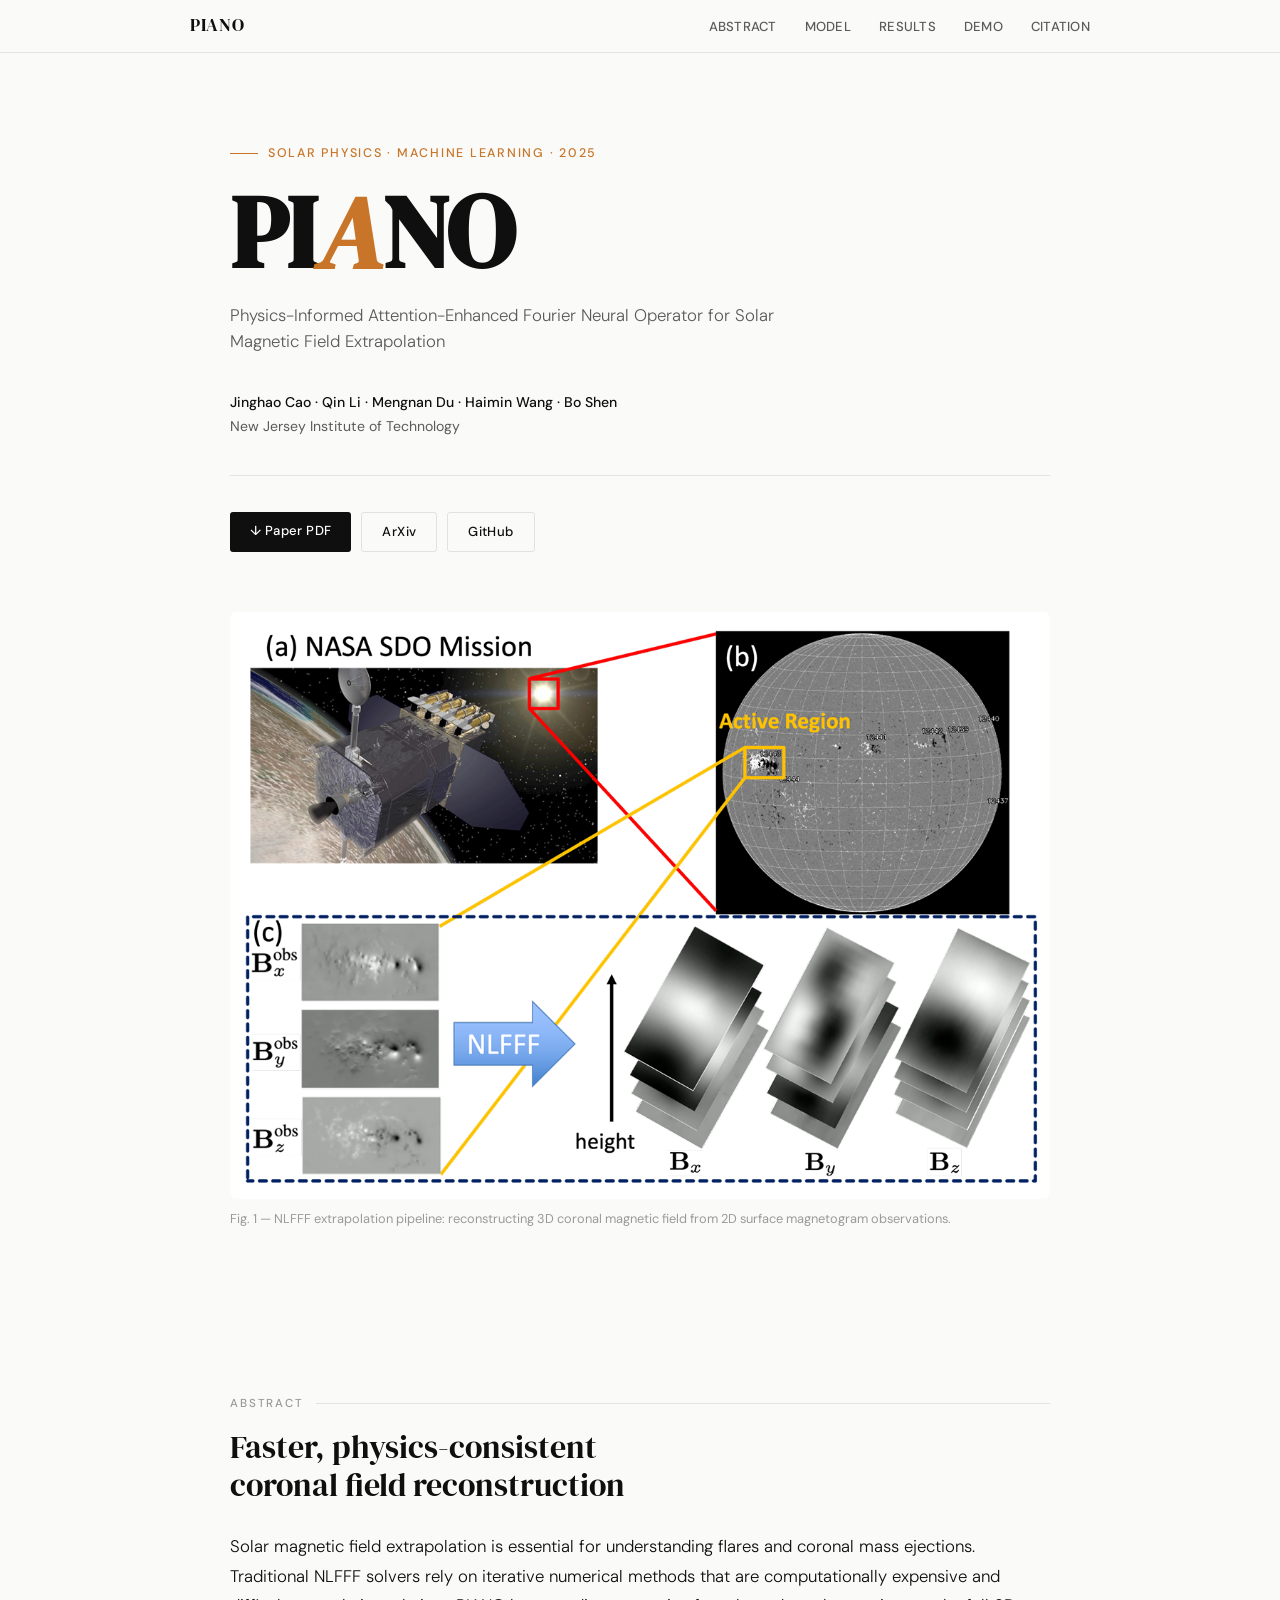
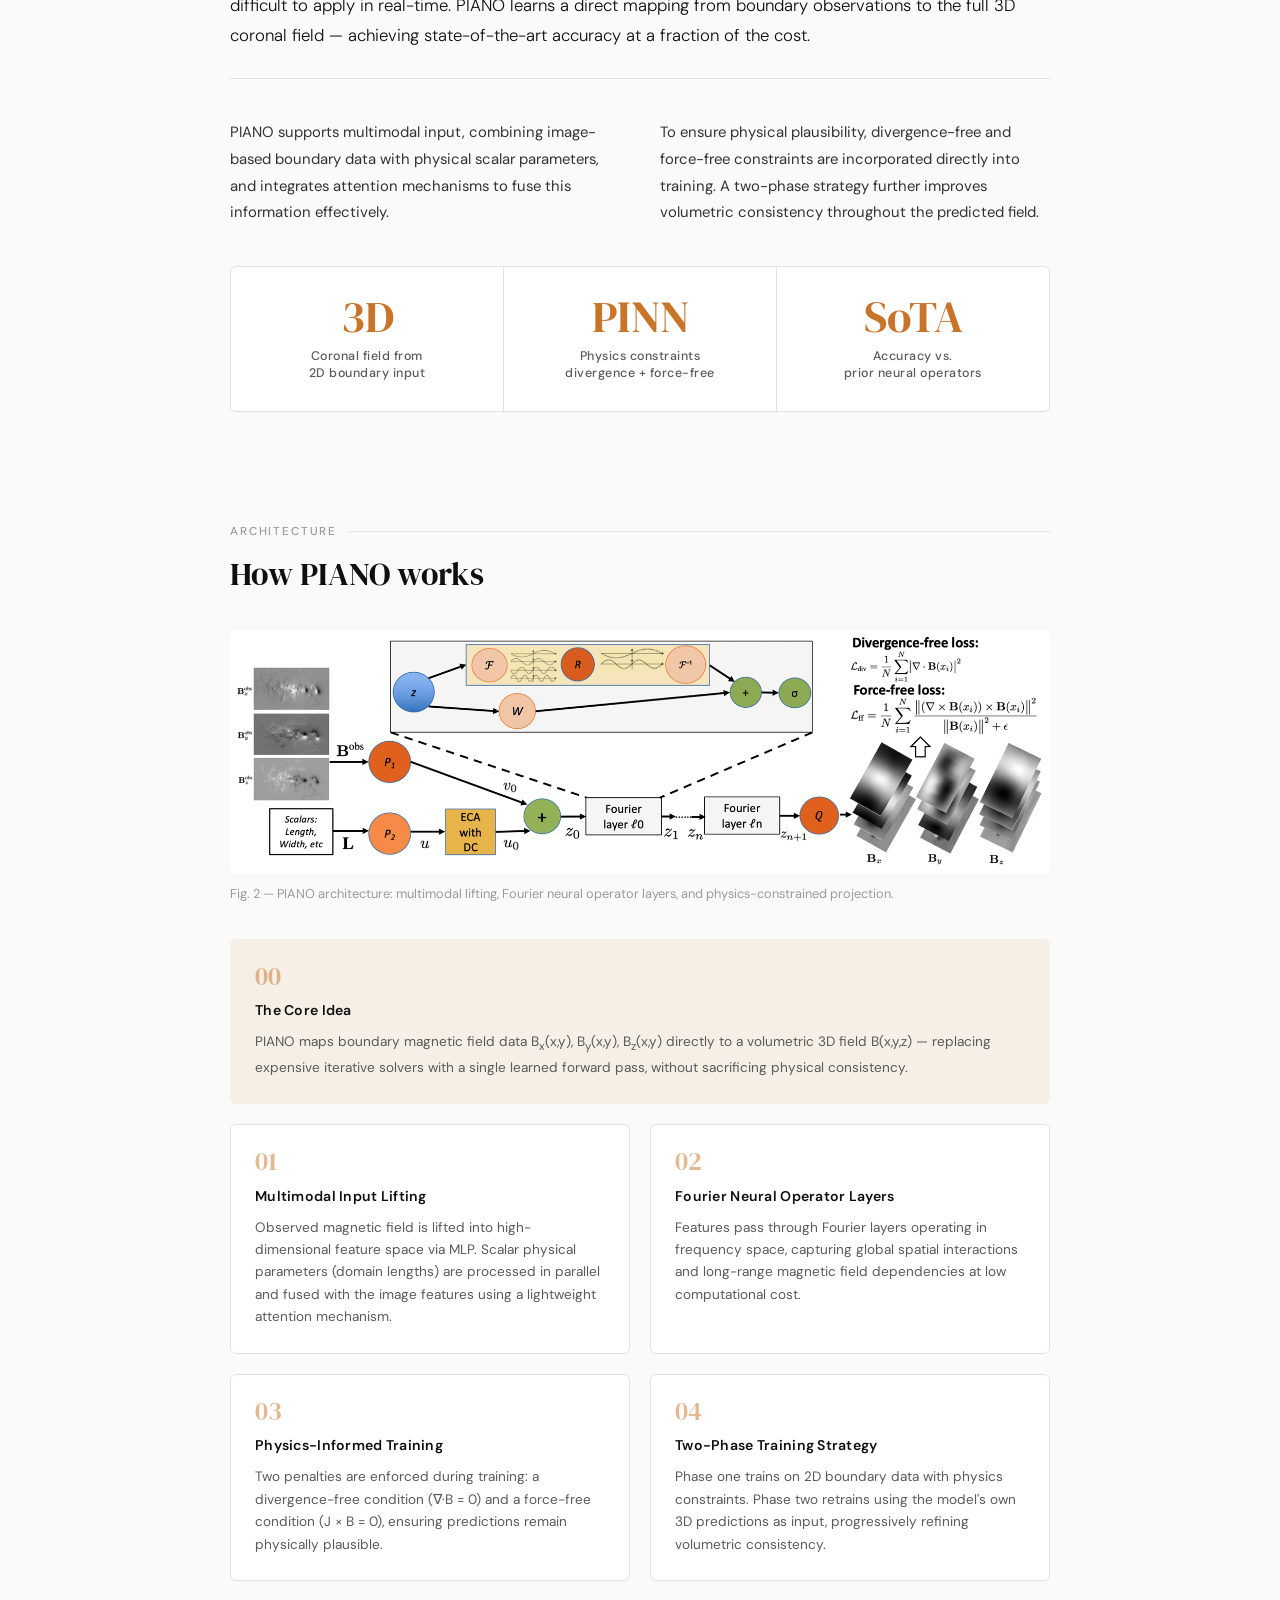
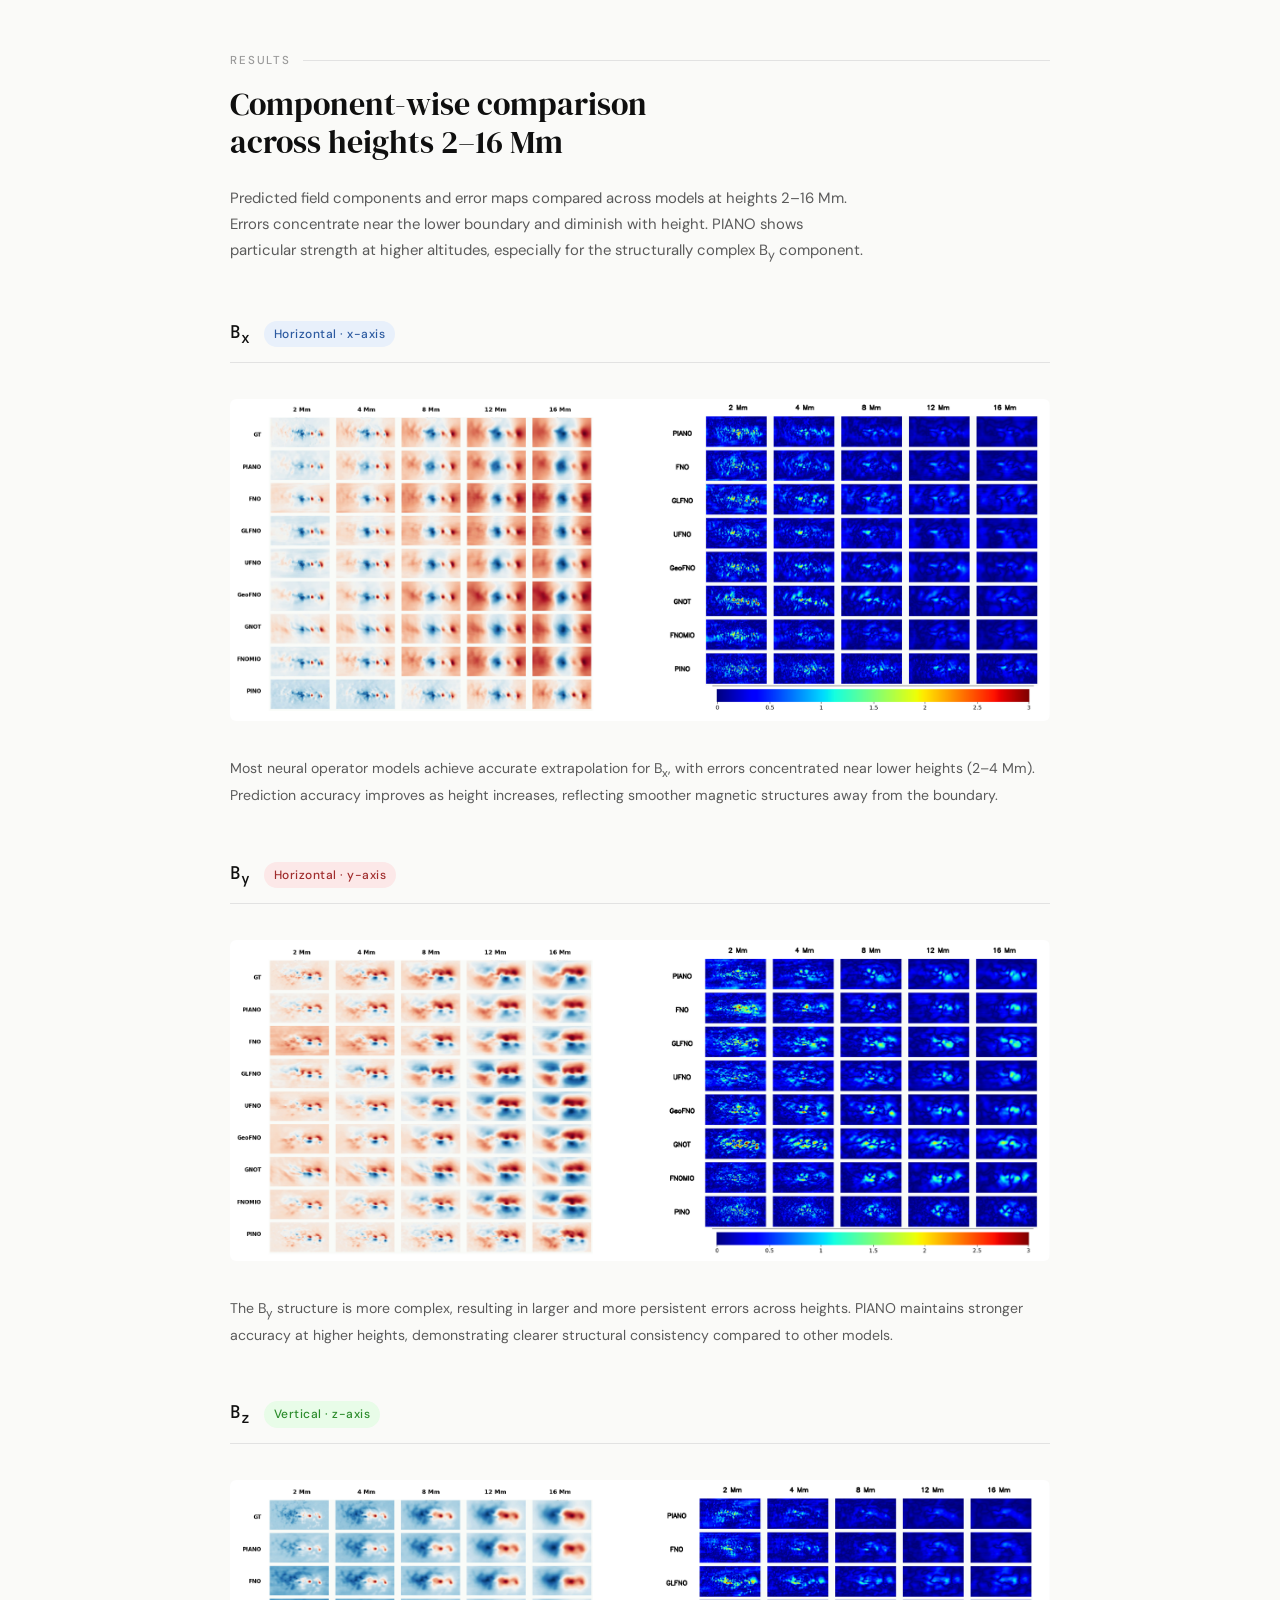
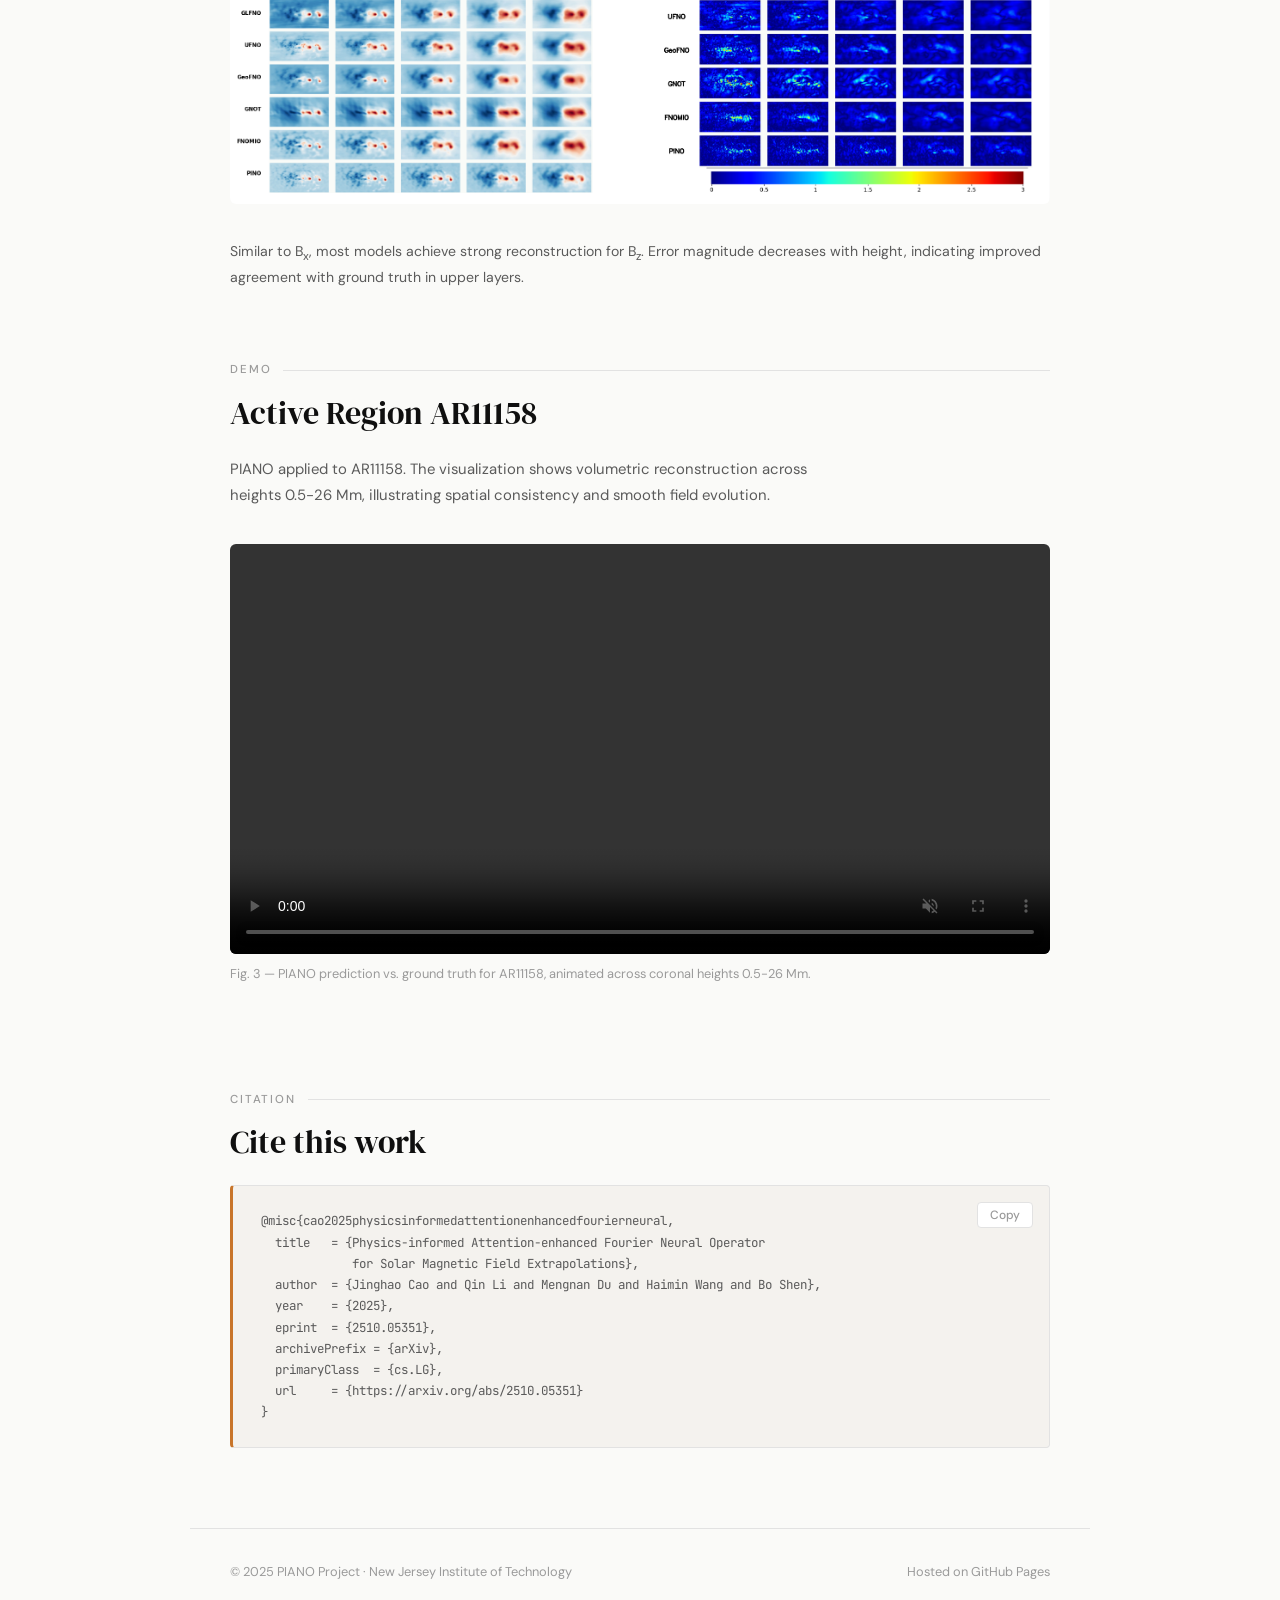
<file: index.html>
<!DOCTYPE html>
<html lang="en">

<head>
  <meta charset="UTF-8">
  <title>PIANO: Physics-Informed Neural Operator for NLFFF Extrapolation</title>
  <meta name="viewport" content="width=device-width, initial-scale=1.0">
  <link
    href="https://fonts.googleapis.com/css2?family=DM+Serif+Display:ital@0;1&family=DM+Sans:opsz,wght@9..40,300;9..40,400;9..40,500;9..40,600&family=JetBrains+Mono:wght@400;500&display=swap"
    rel="stylesheet">
  <link rel="stylesheet" href="css/styles.css">
</head>

<body>
  <!-- Navbar -->
  <nav>
    <div class="nav-inner">
      <a class="nav-logo" href="#">PIANO</a>
      <ul class="nav-links">
        <li><a href="#abstract">Abstract</a></li>
        <li><a href="#model">Model</a></li>
        <li><a href="#results">Results</a></li>
        <li><a href="#demo">Demo</a></li>
        <li><a href="#citation">Citation</a></li>
      </ul>
    </div>
  </nav>

  <!-- Header -->
  <header class="hero">
    <p class="hero-eyebrow">Solar Physics · Machine Learning · 2025</p>
    <h1 class="hero-title">PI<em>A</em>NO</h1>
    <p class="hero-subtitle">Physics-Informed Attention-Enhanced Fourier Neural Operator for Solar Magnetic Field
      Extrapolation</p>
    <div class="authors">
      <strong>Jinghao Cao · Qin Li · Mengnan Du · Haimin Wang · Bo Shen</strong><br>
      New Jersey Institute of Technology
    </div>
    <div class="links">
      <a class="link-btn primary" href="https://arxiv.org/pdf/2510.05351">↓ Paper PDF</a>
      <a class="link-btn secondary" href="https://arxiv.org/abs/2510.05351">ArXiv</a>
      <a class="link-btn secondary" href="https://github.com/Autumnstar-cjh/PIANO">GitHub</a>
    </div>
    <div class="figure reveal">
      <img src="assets/NLFFF-pipeline.png" alt="NLFFF pipeline overview">
      <p class="figure-caption">Fig. 1 — NLFFF extrapolation pipeline: reconstructing 3D coronal magnetic field from 2D
        surface magnetogram observations.</p>
    </div>
  </header>

  <main class="page-content">
    <!-- Abstract -->
    <section id="abstract">
      <p class="section-label reveal">Abstract</p>
      <h2 class="section-heading reveal">Faster, physics-consistent<br>coronal field reconstruction</h2>
      <div class="abstract-body reveal">
        <p>Solar magnetic field extrapolation is essential for understanding flares and coronal mass ejections.
          Traditional NLFFF solvers rely on iterative numerical methods that are computationally expensive and difficult
          to apply in real-time. PIANO learns a direct mapping from boundary observations to the full 3D coronal field —
          achieving state-of-the-art accuracy at a fraction of the cost.</p>
        <p>PIANO supports multimodal input, combining image-based boundary data with physical scalar parameters, and
          integrates attention mechanisms to fuse this information effectively.</p>
        <p>To ensure physical plausibility, divergence-free and force-free constraints are incorporated directly into
          training. A two-phase strategy further improves volumetric consistency throughout the predicted field.</p>
      </div>
      <div class="stats-row reveal">
        <div class="stat-cell">
          <div class="stat-number">3D</div>
          <div class="stat-label">Coronal field from<br>2D boundary input</div>
        </div>
        <div class="stat-cell">
          <div class="stat-number">PINN</div>
          <div class="stat-label">Physics constraints<br>divergence + force-free</div>
        </div>
        <div class="stat-cell">
          <div class="stat-number">SoTA</div>
          <div class="stat-label">Accuracy vs.<br>prior neural operators</div>
        </div>
      </div>
    </section>

    <!-- Model description -->
    <section id="model">
      <p class="section-label reveal">Architecture</p>
      <h2 class="section-heading reveal">How PIANO works</h2>
      <div class="figure reveal">
        <img src="assets/PIANO-architecture.png" alt="PIANO Model Architecture">
        <p class="figure-caption">Fig. 2 — PIANO architecture: multimodal lifting, Fourier neural operator layers, and
          physics-constrained projection.</p>
      </div>
      <div class="features-grid reveal">
        <div class="feature-card">
          <div class="feature-num">00</div>
          <div class="feature-title">The Core Idea</div>
          <div class="feature-text">PIANO maps boundary magnetic field data B<sub>x</sub>(x,y), B<sub>y</sub>(x,y),
            B<sub>z</sub>(x,y) directly to a volumetric 3D field B(x,y,z) — replacing expensive iterative solvers with a
            single learned forward pass, without sacrificing physical consistency.</div>
        </div>
        <div class="feature-card">
          <div class="feature-num">01</div>
          <div class="feature-title">Multimodal Input Lifting</div>
          <div class="feature-text">Observed magnetic field is lifted into high-dimensional feature space via MLP.
            Scalar physical parameters (domain lengths) are processed in parallel and fused with the image features
            using a lightweight attention mechanism.</div>
        </div>
        <div class="feature-card">
          <div class="feature-num">02</div>
          <div class="feature-title">Fourier Neural Operator Layers</div>
          <div class="feature-text">Features pass through Fourier layers operating in frequency space, capturing global
            spatial interactions and long-range magnetic field dependencies at low computational cost.</div>
        </div>
        <div class="feature-card">
          <div class="feature-num">03</div>
          <div class="feature-title">Physics-Informed Training</div>
          <div class="feature-text">Two penalties are enforced during training: a divergence-free condition (∇·B = 0)
            and a force-free condition (J × B = 0), ensuring predictions remain physically plausible.</div>
        </div>
        <div class="feature-card">
          <div class="feature-num">04</div>
          <div class="feature-title">Two-Phase Training Strategy</div>
          <div class="feature-text">Phase one trains on 2D boundary data with physics constraints. Phase two retrains
            using the model's own 3D predictions as input, progressively refining volumetric consistency.</div>
        </div>
      </div>
    </section>

    <!-- Results from paper-->
    <section id="results">
      <p class="section-label reveal">Results</p>
      <h2 class="section-heading reveal">Component-wise comparison<br>across heights 2–16 Mm</h2>
      <p class="reveal"
        style="font-size:0.93rem; color:var(--ink-muted); max-width:640px; line-height:1.75; margin-bottom:10px;">
        Predicted field components and error maps compared across models at heights 2–16 Mm. Errors concentrate near the
        lower boundary and diminish with height. PIANO shows particular strength at higher altitudes, especially for the
        structurally complex B<sub>y</sub> component.</p>

      <div class="component-header reveal">
        <span class="component-name">B<sub>x</sub></span>
        <span class="component-tag tag-bx">Horizontal · x-axis</span>
      </div>
      <div class="figure reveal"><img src="assets/fig4-bx.png" alt="Bx comparison"></div>
      <p class="component-note reveal">Most neural operator models achieve accurate extrapolation for B<sub>x</sub>,
        with errors concentrated near lower heights (2–4 Mm). Prediction accuracy improves as height increases,
        reflecting smoother magnetic structures away from the boundary.</p>

      <div class="component-header reveal">
        <span class="component-name">B<sub>y</sub></span>
        <span class="component-tag tag-by">Horizontal · y-axis</span>
      </div>
      <div class="figure reveal"><img src="assets/fig4-by.png" alt="By comparison"></div>
      <p class="component-note reveal">The B<sub>y</sub> structure is more complex, resulting in larger and more
        persistent errors across heights. PIANO maintains stronger accuracy at higher heights, demonstrating clearer
        structural consistency compared to other models.</p>

      <div class="component-header reveal">
        <span class="component-name">B<sub>z</sub></span>
        <span class="component-tag tag-bz">Vertical · z-axis</span>
      </div>
      <div class="figure reveal"><img src="assets/fig4-bz.png" alt="Bz comparison"></div>
      <p class="component-note reveal">Similar to B<sub>x</sub>, most models achieve strong reconstruction for
        B<sub>z</sub>. Error magnitude decreases with height, indicating improved agreement with ground truth in upper
        layers.</p>
    </section>

    <!-- Demo -->
    <section id="demo">
      <p class="section-label reveal">Demo</p>
      <h2 class="section-heading reveal">Active Region AR11158</h2>
      <p class="reveal"
        style="font-size:0.93rem; color:var(--ink-muted); max-width:600px; line-height:1.75; margin-bottom:28px;">PIANO
        applied to AR11158. The visualization shows volumetric reconstruction across heights 0.5-26 Mm, illustrating
        spatial consistency and smooth field evolution.</p>
      <div class="figure reveal">
        <video controls loop autoplay muted playsinline>
          <source src="assets/11158_nohead.mp4" type="video/mp4">
          Your browser does not support the video tag.
        </video>
        <p class="figure-caption">Fig. 3 — PIANO prediction vs. ground truth for AR11158, animated across coronal
          heights 0.5-26 Mm.</p>
      </div>
    </section>

    <!-- Bibtex citation-->
    <section id="citation">
      <p class="section-label reveal">Citation</p>
      <h2 class="section-heading reveal">Cite this work</h2>
      <div class="citation-block reveal">
        <button class="copy-btn" onclick="copyCitation(this)">Copy</button>
        <pre id="cite-text">@misc{cao2025physicsinformedattentionenhancedfourierneural,
  title   = {Physics-informed Attention-enhanced Fourier Neural Operator 
             for Solar Magnetic Field Extrapolations},
  author  = {Jinghao Cao and Qin Li and Mengnan Du and Haimin Wang and Bo Shen},
  year    = {2025},
  eprint  = {2510.05351},
  archivePrefix = {arXiv},
  primaryClass  = {cs.LG},
  url     = {https://arxiv.org/abs/2510.05351}
}</pre>
      </div>
    </section>

  </main>

  <footer>
    <p>© 2025 PIANO Project · New Jersey Institute of Technology</p>
    <p>Hosted on GitHub Pages</p>
  </footer>

  <script>

  </script>
  <script src="js/script.js"></script>
</body>

</html>
</file>
<file: css/styles.css>
/* Color scheme */
:root {
    --ink: #0f0f0f;
    --ink-muted: #5a5a5a;
    --ink-faint: #9a9a9a;
    --rule: #e2e2e2;
    --bg: #fafaf8;
    --bg-tinted: #f4f2ee;
    --accent: #c8752a;
    --accent-light: #f5efe6;
    --accent-warm: #e8a055;
    --white: #ffffff;
}

/* Overall */
* {
    box-sizing: border-box;
    margin: 0;
    padding: 0;
}

html {
    scroll-behavior: smooth;
}

body {
    font-family: 'DM Sans', sans-serif;
    background: var(--bg);
    color: var(--ink);
    line-height: 1.7;
    font-size: 16px;
}

/* Navbar */
nav {
    position: sticky;
    top: 0;
    z-index: 100;
    background: rgba(250, 250, 248, 0.92);
    backdrop-filter: blur(10px);
    border-bottom: 1px solid var(--rule);
    padding: 0 40px;
}

.nav-inner {
    max-width: 900px;
    margin: 0 auto;
    display: flex;
    align-items: center;
    justify-content: space-between;
    height: 52px;
}

.nav-logo {
    font-family: 'DM Serif Display', serif;
    font-size: 1.1rem;
    letter-spacing: 0.04em;
    color: var(--ink);
    text-decoration: none;
}

.nav-links {
    display: flex;
    gap: 28px;
    list-style: none;
}

.nav-links a {
    font-size: 0.82rem;
    font-weight: 500;
    color: var(--ink-muted);
    text-decoration: none;
    letter-spacing: 0.02em;
    text-transform: uppercase;
    transition: color 0.2s;
}

.nav-links a:hover {
    color: var(--accent);
}

/* Hero */
.hero {
    max-width: 900px;
    margin: 0 auto;
    padding: 90px 40px 60px;
}

.hero-eyebrow {
    font-size: 0.78rem;
    font-weight: 500;
    letter-spacing: 0.14em;
    text-transform: uppercase;
    color: var(--accent);
    margin-bottom: 20px;
    display: flex;
    align-items: center;
    gap: 10px;
}

.hero-eyebrow::before {
    content: '';
    display: inline-block;
    width: 28px;
    height: 1px;
    background: var(--accent);
}

.hero-title {
    font-family: 'DM Serif Display', serif;
    font-size: clamp(3.5rem, 8vw, 6.5rem);
    line-height: 0.95;
    letter-spacing: -0.01em;
    color: var(--ink);
    margin-bottom: 20px;
}

.hero-title em {
    font-style: italic;
    color: var(--accent);
}

.hero-subtitle {
    font-size: 1.05rem;
    font-weight: 300;
    color: var(--ink-muted);
    max-width: 580px;
    line-height: 1.6;
    margin-bottom: 36px;
}

.authors {
    font-size: 0.88rem;
    color: var(--ink-muted);
    margin-bottom: 36px;
    padding-bottom: 36px;
    border-bottom: 1px solid var(--rule);
}

.authors strong {
    color: var(--ink);
    font-weight: 500;
}

/* Links */
.links {
    display: flex;
    flex-wrap: wrap;
    gap: 10px;
    margin-bottom: 60px;
}

.link-btn {
    text-decoration: none;
    padding: 8px 20px;
    font-size: 0.82rem;
    font-weight: 500;
    letter-spacing: 0.03em;
    border-radius: 3px;
    transition: all 0.2s;
}

.link-btn.primary {
    background: var(--ink);
    color: var(--white);
}

.link-btn.primary:hover {
    background: var(--accent);
}

.link-btn.secondary {
    background: transparent;
    color: var(--ink);
    border: 1px solid var(--rule);
}

.link-btn.secondary:hover {
    border-color: var(--accent);
    color: var(--accent);
}

/* Page content */
.page-content {
    max-width: 900px;
    margin: 0 auto;
    padding: 0 40px 80px;
}

/* Sections */
.section-label {
    font-size: 0.72rem;
    font-weight: 500;
    letter-spacing: 0.16em;
    text-transform: uppercase;
    color: var(--ink-faint);
    margin-bottom: 14px;
    padding-top: 70px;
    display: flex;
    align-items: center;
    gap: 12px;
}

.section-label::after {
    content: '';
    flex: 1;
    height: 1px;
    background: var(--rule);
}

.section-heading {
    font-family: 'DM Serif Display', serif;
    font-size: 2rem;
    font-weight: 400;
    margin-bottom: 24px;
    line-height: 1.2;
}

/* Figures */
.figure {
    margin: 36px 0;
}

.figure img,
.figure video {
    width: 100%;
    border-radius: 6px;
    display: block;
}

.figure-caption {
    font-size: 0.8rem;
    color: var(--ink-faint);
    margin-top: 10px;
    line-height: 1.5;
}

/* Abstract */
.abstract-body {
    display: grid;
    grid-template-columns: 1fr 1fr;
    gap: 40px;
    margin-top: 28px;
}

.abstract-body p {
    font-size: 0.93rem;
    color: #333;
    line-height: 1.8;
}

.abstract-body p:first-child {
    grid-column: 1 / -1;
    font-size: 1.05rem;
    color: var(--ink);
    font-weight: 300;
    line-height: 1.75;
    padding-bottom: 28px;
    border-bottom: 1px solid var(--rule);
}

/* Stat blocks in abstract */
.stats-row {
    display: grid;
    grid-template-columns: repeat(3, 1fr);
    gap: 1px;
    background: var(--rule);
    border: 1px solid var(--rule);
    border-radius: 6px;
    overflow: hidden;
    margin: 40px 0;
}

.stat-cell {
    background: var(--white);
    padding: 28px 24px;
    text-align: center;
}

.stat-number {
    font-family: 'DM Serif Display', serif;
    font-size: 2.8rem;
    line-height: 1;
    color: var(--accent);
    margin-bottom: 8px;
}

.stat-label {
    font-size: 0.78rem;
    font-weight: 500;
    color: var(--ink-muted);
    letter-spacing: 0.04em;
    line-height: 1.4;
}

/* Feature cards */
.features-grid {
    display: grid;
    grid-template-columns: 1fr 1fr;
    gap: 20px;
    margin-top: 32px;
}

.feature-card {
    background: var(--white);
    border: 1px solid var(--rule);
    border-radius: 6px;
    padding: 24px;
    transition: border-color 0.2s;
}

.feature-card:hover {
    border-color: var(--accent-warm);
}

.feature-card:first-child {
    grid-column: 1 / -1;
    background: var(--accent-light);
    border-color: transparent;
}

.feature-num {
    font-family: 'DM Serif Display', serif;
    font-size: 1.6rem;
    color: var(--accent);
    opacity: 0.5;
    line-height: 1;
    margin-bottom: 10px;
}

.feature-title {
    font-size: 0.88rem;
    font-weight: 600;
    color: var(--ink);
    margin-bottom: 8px;
    letter-spacing: 0.02em;
}

.feature-text {
    font-size: 0.85rem;
    color: var(--ink-muted);
    line-height: 1.65;
}

/* Component headings in results */
.component-header {
    display: flex;
    align-items: baseline;
    gap: 14px;
    margin-top: 50px;
    margin-bottom: 20px;
    padding-bottom: 12px;
    border-bottom: 1px solid var(--rule);
}

.component-name {
    font-family: 'JetBrains Mono', monospace;
    font-size: 1.1rem;
    font-weight: 500;
    color: var(--ink);
}

.component-tag {
    font-size: 0.75rem;
    font-weight: 500;
    padding: 3px 10px;
    border-radius: 20px;
    letter-spacing: 0.04em;
}

.tag-bx {
    background: #e8f0fb;
    color: #2c5aa0;
}

.tag-by {
    background: #fce8e8;
    color: #a02c2c;
}

.tag-bz {
    background: #e8fce8;
    color: #2c8c2c;
}

.component-note {
    font-size: 0.88rem;
    color: var(--ink-muted);
    line-height: 1.7;
    margin-top: 14px;
}

/* Bibtex citation */
.citation-block {
    background: var(--bg-tinted);
    border: 1px solid var(--rule);
    border-left: 3px solid var(--accent);
    border-radius: 4px;
    padding: 24px 28px;
    margin-top: 24px;
    position: relative;
}

.citation-block pre {
    font-family: 'JetBrains Mono', monospace;
    font-size: 0.78rem;
    line-height: 1.7;
    color: var(--ink-muted);
    white-space: pre-wrap;
    word-break: break-word;
}

.copy-btn {
    position: absolute;
    top: 16px;
    right: 16px;
    font-family: 'DM Sans', sans-serif;
    font-size: 0.75rem;
    font-weight: 500;
    color: var(--ink-faint);
    background: var(--white);
    border: 1px solid var(--rule);
    border-radius: 4px;
    padding: 4px 12px;
    cursor: pointer;
    transition: all 0.2s;
}

.copy-btn:hover {
    border-color: var(--accent);
    color: var(--accent);
}

.copy-btn.copied {
    color: #2c8c2c;
    border-color: #2c8c2c;
}

/* Footer */
footer {
    border-top: 1px solid var(--rule);
    padding: 32px 40px;
    max-width: 900px;
    margin: 0 auto;
    display: flex;
    justify-content: space-between;
    align-items: center;
}

footer p {
    font-size: 0.8rem;
    color: var(--ink-faint);
}

/* Reveals */
.reveal {
    opacity: 0;
    transform: translateY(22px);
    transition: opacity 0.65s ease, transform 0.65s ease;
}

.reveal.visible {
    opacity: 1;
    transform: none;
}

/* Media */
@media (max-width: 640px) {

    .abstract-body,
    .features-grid {
        grid-template-columns: 1fr;
    }

    .abstract-body p:first-child,
    .features-grid .feature-card:first-child {
        grid-column: 1;
    }

    .stats-row {
        grid-template-columns: 1fr;
    }

    .nav-links {
        display: none;
    }
}
</file>
